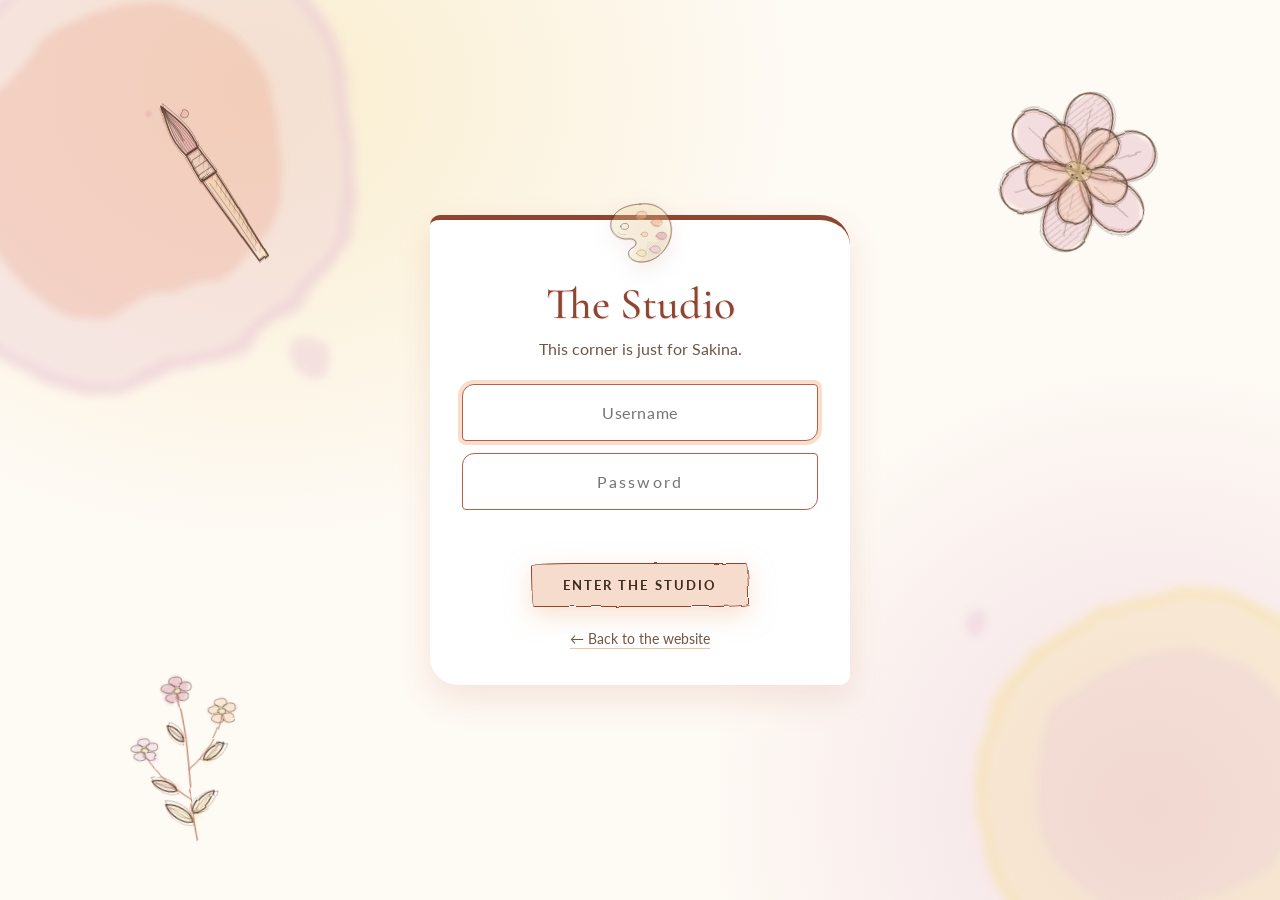
<file: admin.html>
<!DOCTYPE html>
<html lang="en">
<head>
<meta charset="utf-8">
<meta name="viewport" content="width=device-width, initial-scale=1">
<meta name="robots" content="noindex,nofollow">
<title>Studio Admin | Sakina Art Blog</title>
<link rel="icon" href="assets/icons/paint.svg">
<link rel="preconnect" href="https://fonts.googleapis.com"><link rel="preconnect" href="https://fonts.gstatic.com" crossorigin>
<link href="https://fonts.googleapis.com/css2?family=Cormorant+Garamond:ital,wght@0,500;0,600;1,500;1,600&family=Lato:wght@400;700&display=swap" rel="stylesheet">
<link rel="stylesheet" href="css/style.css">
<link rel="stylesheet" href="css/admin.css">
<!-- already signed in during this session? skip the login screen before anything is painted -->
<script>try{if(sessionStorage.getItem('sakina_admin_session'))document.documentElement.classList.add('authed')}catch(e){}</script>
</head>
<body data-page="admin">

<!-- ================= LOGIN ================= -->
<div id="gate" class="gate" role="dialog" aria-modal="true" aria-labelledby="gate-title">
  <div class="flora d bg" data-flora="bloom3" style="width:560px;height:560px;left:-160px;top:-120px"></div>
  <div class="flora d bg" data-flora="bloom2" style="width:520px;height:520px;right:-150px;bottom:-140px"></div>
  <div class="flora d" data-flora="flower" style="width:200px;height:200px;right:8%;top:8%;transform:rotate(12deg)"></div>
  <div class="flora d" data-flora="sprig" style="width:190px;height:190px;left:7%;bottom:6%;transform:rotate(-8deg)"></div>
  <div class="flora d" data-flora="brush" style="width:200px;height:200px;left:9%;top:9%"></div>
  <form class="gate-card" id="gate-form" novalidate>
    <svg class="gate-ic" viewBox="0 0 200 200" aria-hidden="true"><use href="#palette" width="200" height="200"/></svg>
    <h1 id="gate-title">The Studio</h1>
    <p>This corner is just for Sakina.</p>
    <label class="sr" for="un">Username</label>
    <input id="un" type="text" autocomplete="username" autocapitalize="none" spellcheck="false" placeholder="Username" required>
    <label class="sr" for="pw">Password</label>
    <input id="pw" type="password" autocomplete="current-password" placeholder="Password" required>
    <p class="gate-msg" id="gate-msg" role="alert"></p>
    <button class="btn adm" type="submit" id="gate-btn">Enter the studio</button>
    <a class="gate-back" href="index.html">← Back to the website</a>
    <p class="gate-note" id="gate-note" hidden>The studio isn't connected to its database yet. Add the Supabase details to <code>js/config.js</code> — the steps are in <code>docs/ADMIN-SETUP.md</code>.</p>
  </form>
</div>

<!-- ================= DASHBOARD ================= -->
<div id="dash" class="dash">
  <header class="adm-head">
    <div class="adm-title"><svg viewBox="0 0 200 200" aria-hidden="true"><use href="#palette" width="200" height="200"/></svg><h1>Studio Admin</h1></div>
    <div class="adm-actions">
      <a class="btn sm ghost adm" href="shop.html">View shop</a>
      <button type="button" class="btn sm adm" id="lock">Lock studio</button>
    </div>
  </header>

  <div class="wrap adm-wrap">
    <div class="tabs" role="tablist" aria-label="Studio sections">
      <button type="button" role="tab" id="tab-add" aria-controls="panel-add" aria-selected="true">Add New</button>
      <button type="button" role="tab" id="tab-list" aria-controls="panel-list" aria-selected="false">Listings <span class="count" id="count">0</span></button>
    </div>

    <!-- ===== ADD NEW: step 1 = photos, step 2 = details ===== -->
    <div role="tabpanel" id="panel-add" aria-labelledby="tab-add">
      <ol class="steps" aria-label="Progress">
        <li class="st on" id="st1"><b>1</b><span>Upload photos</span></li>
        <li class="st-line" aria-hidden="true"></li>
        <li class="st" id="st2"><b>2</b><span>Add details</span></li>
      </ol>

      <!-- step 1 -->
      <div class="card" id="step1">
        <h2>Add your photos</h2>
        <p class="hint">Choose pictures from your gallery or camera. The first one becomes the cover — tap ★ on another to make it the cover.</p>
        <label class="drop" id="drop" for="file">
          <svg viewBox="0 0 64 48" fill="none" stroke="currentColor" stroke-width="2" stroke-linecap="round" stroke-linejoin="round" aria-hidden="true"><rect x="6" y="10" width="52" height="34" rx="6"/><circle cx="32" cy="27" r="9"/><path d="M22 10l4-6h12l4 6"/></svg>
          <b>Tap to choose photos</b><span>or drag them here · up to 8 pictures</span>
        </label>
        <input class="sr" id="file" type="file" accept="image/*" multiple>
        <div class="thumbs" id="thumbs"></div>
        <p class="form-msg" id="msg1" role="alert"></p>
        <div class="form-actions">
          <button class="btn adm" type="button" id="next" disabled>Next</button>
          <button class="btn ghost adm" type="button" id="cancel1">Start over</button>
        </div>
      </div>

      <!-- step 2 -->
      <form class="card lform" id="step2" hidden novalidate>
        <h2 id="form-title">Add the details</h2>
        <div class="strip" id="strip" aria-label="Your photos"></div>
        <div class="fgrid2">
          <div class="f full"><label for="f-title">Title *</label><input id="f-title" maxlength="120" autocomplete="off"></div>
          <div class="f"><label for="f-cat">Category *</label>
            <select id="f-cat"><option value="">Choose…</option><option value="paintings">Paintings</option><option value="resin">Resin Art</option><option value="tshirts">T-Shirts</option><option value="decor">Home Décor</option><option value="gifting">Gifting</option></select></div>
          <div class="f"><label for="f-price">Price (₹) *</label><input id="f-price" type="number" min="0" step="1" inputmode="numeric" placeholder="e.g. 4500"></div>
          <div class="f full"><label for="f-desc">Description</label><textarea id="f-desc" placeholder="A few lines about the piece…"></textarea></div>
          <div class="f full"><label for="f-size">Size / dimensions <em>(optional)</em></label><input id="f-size" placeholder="e.g. 12 × 16 inches" autocomplete="off"></div>
        </div>
        <details class="more" id="more">
          <summary>More options</summary>
          <div class="fgrid2">
            <div class="f full"><span class="lbl">Price type</span>
              <div class="pills" role="radiogroup" aria-label="Price type">
                <label class="pill"><input type="radio" name="priceType" value="fixed" checked><span>Fixed Price</span></label>
                <label class="pill"><input type="radio" name="priceType" value="from"><span>Starting From</span></label>
                <label class="pill"><input type="radio" name="priceType" value="contact"><span>Contact for Price</span></label>
              </div></div>
            <div class="f"><label for="f-medium">Medium <em>(optional)</em></label><input id="f-medium" placeholder="e.g. Acrylic on canvas" autocomplete="off"></div>
            <div class="f"><span class="lbl">Badge</span><label class="check"><input type="checkbox" id="f-one"><span>“One of a kind” badge</span></label></div>
            <div class="f"><span class="lbl">Status</span>
              <label class="switch"><input type="checkbox" id="f-visible" checked><span class="track" aria-hidden="true"></span><span class="sw-text" id="sw-text">Visible in shop</span></label></div>
          </div>
        </details>
        <p class="form-msg" id="msg2" role="alert"></p>
        <div class="progress" id="prog" hidden><i id="prog-bar"></i><span id="prog-t"></span></div>
        <div class="form-actions">
          <button class="btn ghost adm" type="button" id="back">← Photos</button>
          <button class="btn adm" type="submit" id="save">Upload listing</button>
          <button class="btn ghost adm" type="button" id="cancel2">Cancel</button>
        </div>
      </form>
    </div>

    <!-- ===== LISTINGS ===== -->
    <div role="tabpanel" id="panel-list" aria-labelledby="tab-list" hidden><div id="list"></div></div>
  </div>
</div>

<div class="adm-toast" id="adm-toast" role="status" aria-live="polite"></div>

<script src="https://cdnjs.cloudflare.com/ajax/libs/gsap/3.12.5/gsap.min.js"></script>
<script src="js/config.js"></script>
<script src="js/main.js"></script>
<script src="js/admin.js"></script>
</body>
</html>
</file>
<file: css/style.css>
:root{
  /* faded pastel journal palette */
  --cream:#FEFAF4; --parchment2:#FEF0E7; --paper:#FFFFFF; --ink:#3D2B1F; --muted:#6E5646;   /* warm parchment and soft peach alternate between sections */
  --terracotta:#C1440E;
  --peach:#F2C4A0; --coral:#E8957A; --rose:#D4849A; --butter:#F5DFA0; --lav:#E8C4D4;
  --sienna:#B5614A; --sienna-d:#9C4A35;      /* sienna-d: darker sienna for small text (readable on parchment) */
  --err:#A63D2F;
  /* older names kept so every component picks up the new palette */
  --yellow:var(--butter); --orange:var(--coral); --magenta:var(--rose); --amber:var(--peach);
  --sage:var(--butter); --mauve:var(--lav); --terra:var(--coral); --orange-d:var(--sienna-d);
  --serif:'Cormorant Garamond',Georgia,serif; --sans:'Lato',system-ui,sans-serif;
  --shadow:0 14px 34px rgba(181,97,74,.14);
  --glow:0 8px 24px rgba(242,196,160,.5);
  /* paintbrush cursor – the bristle tip (3,29) is the click point */
  --brush:url("data:image/svg+xml;utf8,<svg xmlns='http://www.w3.org/2000/svg' width='32' height='32' viewBox='0 0 32 32'><g transform='translate(3 29) rotate(-45)' stroke='%233D2B1F' stroke-width='1.2' stroke-linejoin='round'><path d='M0 0C3 -1 7 -3 10 -3.5L10 3.5C7 3 3 1 0 0Z' fill='%23D4849A'/><rect x='10' y='-3.8' width='6' height='7.6' fill='%23ddd5c6'/><path d='M16 -3L30 -2L30 2L16 3Z' fill='%23F5DFA0'/></g></svg>") 3 29;
  --brush-tilt:url("data:image/svg+xml;utf8,<svg xmlns='http://www.w3.org/2000/svg' width='32' height='32' viewBox='0 0 32 32'><g transform='translate(3 29) rotate(-66)' stroke='%233D2B1F' stroke-width='1.2' stroke-linejoin='round'><path d='M0 0C3 -1 7 -3 10 -3.5L10 3.5C7 3 3 1 0 0Z' fill='%23E8957A'/><rect x='10' y='-3.8' width='6' height='7.6' fill='%23ddd5c6'/><path d='M16 -3L30 -2L30 2L16 3Z' fill='%23F5DFA0'/></g></svg>") 3 29;
}
*{box-sizing:border-box;margin:0;padding:0}
[hidden]{display:none!important}
html{scroll-behavior:smooth}
html,html *{cursor:var(--brush),auto}
html a,html button,html [role=button],html label.pill,html select,html input[type=range],html .pcard,html .piece,html .tile,html .drop,html summary{cursor:var(--brush-tilt),pointer}
body{font-family:var(--sans);color:var(--ink);font-size:16px;line-height:1.7;overflow-x:hidden;background:var(--cream)}
/* paper grain – a fine fibre noise over everything */
body::before{content:"";position:fixed;inset:0;z-index:5;pointer-events:none;opacity:.22;mix-blend-mode:multiply;
  background-image:url("data:image/svg+xml;utf8,<svg xmlns='http://www.w3.org/2000/svg' width='220' height='220'><filter id='n'><feTurbulence type='fractalNoise' baseFrequency='.8' numOctaves='3' stitchTiles='stitch'/><feColorMatrix values='0 0 0 0 .55  0 0 0 0 .42  0 0 0 0 .3  0 0 0 .14 0'/></filter><rect width='100%' height='100%' filter='url(%23n)'/></svg>")}
img{max-width:100%;display:block}
a{color:inherit;text-decoration:none}
.wrap{width:min(1120px,100% - 40px);margin-inline:auto;position:relative;z-index:2}
h1,h2,h3{font-family:var(--serif);font-weight:600;line-height:1.1;color:var(--ink);text-shadow:1px 1px 0 rgba(181,97,74,.2)}
/* type scale: H1 72px (48px on phones), H2 42px, H3 24px, body 16px */
h1{font-size:clamp(48px,7vw,72px);font-weight:500}
h2{font-size:clamp(32px,4vw,42px)} h3{font-size:24px}
/* an h1 that keeps the look of an h2 (used where the page's main heading is a section title) */
.as-h2{font-size:clamp(32px,4vw,42px);font-weight:600}
.eyebrow,.kicker{font-size:.78rem;letter-spacing:.22em;text-transform:uppercase;font-weight:700;color:var(--sienna-d)}
.muted{color:var(--muted)}
section{padding:90px 0;position:relative}
/* each section keeps its own artwork inside it, so nothing spills into the section above or below */
main>section{overflow:hidden}
/* sections alternate between warm parchment and soft peach so each one feels distinct */
main>section:nth-of-type(odd){background:var(--cream)}
main>section:nth-of-type(even){background:var(--parchment2)}
/* "Hi, I'm Sakina": a warm terracotta moment */
main>section.intro{background:rgba(193,68,14,.15)}
.center{text-align:center}
.section-head{text-align:center;max-width:640px;margin:0 auto 46px}
.section-head p{margin-top:12px;color:var(--muted)}
[data-paint] .w{display:inline-block;white-space:nowrap}
[data-paint] .ch{display:inline-block}

/* pencil-sketch artwork (brushes, tubes, palettes, splashes, journal…) */
.flora{position:absolute;pointer-events:none;z-index:1}
.flora svg{width:100%;height:100%;overflow:visible}
.corner{width:clamp(150px,22vw,300px);aspect-ratio:1}
.tl{top:0;left:-40px;transform:rotate(-10deg)} .tr{top:0;right:-40px;transform:rotate(12deg)}
.bl{bottom:0;left:-40px;transform:rotate(14deg)} .br{bottom:0;right:-40px;transform:rotate(-14deg)}
@keyframes drift{0%,100%{translate:0 0;rotate:0deg}33%{translate:14px -20px;rotate:4deg}66%{translate:-11px -8px;rotate:-3deg}}
.float{animation:drift 17.5s ease-in-out infinite}
.float.s2{animation-duration:24s;animation-delay:-6s}.float.s3{animation-duration:29s;animation-delay:-11s}

/* dry-brush divider */
.brush{width:min(520px,80%);height:34px;margin:0 auto 26px}
.brush svg{width:100%;height:100%;overflow:visible}

/* buttons – hand-drawn wobbly outline, very light pastel fill, darker pastel on hover, soft peach glow */
.btn{--c:#F9E3D0;--hc:#F2C4A0;position:relative;display:inline-block;padding:14px 32px;font:700 .82rem var(--sans);letter-spacing:.16em;text-transform:uppercase;
  color:var(--ink);background:transparent;border:0;border-radius:255px 18px 225px 18px/18px 225px 18px 255px;isolation:isolate;
  box-shadow:var(--glow);transition:transform .5s cubic-bezier(.2,.8,.2,1),box-shadow .5s}
/* the wobbly outline + pastel fill live on ::after so the paint splash can sit behind it */
.btn::after{content:"";position:absolute;inset:0;background:var(--c);border:1.8px solid var(--sienna);border-radius:inherit;filter:url(#rough);z-index:-1;transition:transform .55s,border-color .4s,background-color .45s}
/* paint splash: scales up behind the button on hover, like dipping a brush */
.btn::before{content:"";position:absolute;inset:-18px -26px;pointer-events:none;z-index:-2;transform:scale(0);opacity:0;transition:transform .65s cubic-bezier(.2,.9,.3,1.3),opacity .5s;
  background:url("data:image/svg+xml;utf8,<svg xmlns='http://www.w3.org/2000/svg' viewBox='0 0 200 100' preserveAspectRatio='none'><g fill='%23E8957A'><path d='M20 52C14 30 44 14 70 18C86 6 120 8 134 20C158 12 186 30 180 52C192 66 170 88 146 82C130 96 96 94 84 84C60 94 28 82 32 66C24 64 20 58 20 52Z'/><circle cx='8' cy='28' r='5'/><circle cx='194' cy='24' r='4'/><circle cx='188' cy='84' r='6'/><circle cx='12' cy='76' r='3.5'/><circle cx='100' cy='97' r='3'/></g></svg>") center/100% 100% no-repeat}
.btn:hover{transform:translateY(-2px) scale(1.03);box-shadow:0 12px 30px rgba(232,149,122,.45)}
.btn:hover::before{transform:scale(1);opacity:.3}
.btn:hover::after{background:var(--hc);transform:rotate(-.8deg) scale(1.015)}
.btn:active{transform:translateY(0) scale(1.01)}
.btn.sage{--c:#FAEDC8;--hc:#F5DFA0}                       /* butter  = secondary */
.btn.coral{--c:#F4D6DD;--hc:#E8B4C4}                      /* rose    = tertiary  */
.btn.ghost{--c:rgba(254,250,244,.9);--hc:var(--lav)}
.btn.sm{padding:10px 20px;font-size:.72rem}
.btn:focus-visible{outline:2px solid var(--sienna);outline-offset:4px}

/* header – parchment with a soft pastel paint-drip edge */
/* transparent at the top of the page; on scroll it fills with parchment and gets a painted brushstroke edge */
header.site{position:sticky;top:0;z-index:60;background:transparent;transition:background-color .5s,box-shadow .5s}
header.site.scrolled{background:rgba(254,250,244,.96);backdrop-filter:blur(10px);box-shadow:0 8px 24px rgba(181,97,74,.1)}
header.site::after{content:"";position:absolute;left:0;right:0;top:100%;height:30px;pointer-events:none;opacity:0;transition:opacity .5s;
  background:url("data:image/svg+xml;utf8,<svg xmlns='http://www.w3.org/2000/svg' width='260' height='30' viewBox='0 0 260 30'><g fill='none' stroke-linecap='round'><path d='M0 2.5H260' stroke='%23F2C4A0' stroke-width='5'/><path d='M22 3V13' stroke='%23E8957A' stroke-width='6'/><path d='M64 3V23' stroke='%23F5DFA0' stroke-width='5'/><path d='M104 3V10' stroke='%23D4849A' stroke-width='6'/><path d='M150 3V19' stroke='%23E8C4D4' stroke-width='5'/><path d='M196 3V12' stroke='%23F2C4A0' stroke-width='5'/><path d='M232 3V25' stroke='%23D4849A' stroke-width='6'/></g></svg>") repeat-x left top/260px 30px}
header.site.scrolled::after{opacity:.8}
.nav{display:flex;align-items:center;justify-content:space-between;height:74px}
.logo{display:flex;align-items:center;gap:10px;font-family:var(--serif);font-size:1.75rem;font-weight:600;font-style:italic;white-space:nowrap}
.logo-ic{width:38px;height:38px;flex:none;transition:transform .65s}
.logo:hover .logo-ic{transform:rotate(-10deg) scale(1.05)}
.menu{display:flex;gap:34px}
.menu a{position:relative;font-size:.8rem;font-weight:700;letter-spacing:.18em;text-transform:uppercase;padding:6px 0}
.ul{position:absolute;left:-2px;right:-2px;bottom:-5px;width:calc(100% + 4px);height:10px;overflow:visible;fill:none;stroke-linecap:round}
.ul .y{stroke:var(--peach);stroke-width:5}
.ul .o{stroke:var(--sienna);stroke-width:1.6;stroke-opacity:.8}
.ul{opacity:0}
.ul path{stroke-dasharray:1;stroke-dashoffset:1;transition:stroke-dashoffset .7s ease}
.menu a:hover .ul,.menu a.active .ul{opacity:1}
.menu a:hover .ul path,.menu a.active .ul path{stroke-dashoffset:0}
.burger{display:none;width:44px;height:44px;background:none;border:0;position:relative;z-index:80}
.burger span{position:absolute;left:9px;right:9px;height:2px;background:var(--ink);border-radius:3px;transition:.45s}
.burger span:nth-child(1){top:14px}.burger span:nth-child(2){top:21px;right:15px;background:var(--sienna)}.burger span:nth-child(3){top:28px}
.burger.on span:nth-child(1){top:21px;transform:rotate(45deg)}.burger.on span:nth-child(2){opacity:0}.burger.on span:nth-child(3){top:21px;transform:rotate(-45deg)}
.mnav{position:fixed;inset:0;z-index:70;background:var(--cream);display:grid;place-items:center;opacity:0;visibility:hidden;transition:opacity .5s,visibility .5s;overflow:hidden}
.mnav.open{opacity:1;visibility:visible}
.mnav nav{display:flex;flex-direction:column;align-items:center;gap:10px;position:relative;z-index:2}
.mnav nav a{font-family:var(--serif);font-size:clamp(2.6rem,12vw,4rem);font-weight:500;font-style:italic}
.mnav nav a.active{color:var(--sienna-d)}
.mn1{width:80vw;max-width:420px;aspect-ratio:1;top:-8%;right:-20%;transform:rotate(15deg)}
.mn2{width:70vw;max-width:380px;aspect-ratio:1;bottom:-6%;left:-18%;transform:rotate(20deg)}
.mn3{width:40vw;max-width:220px;aspect-ratio:1;bottom:8%;right:4%}
@media(max-width:900px){.menu{display:none}.burger{display:block}}

/* hero – a slow, soft pastel pour */
.hero{min-height:calc(100vh - 74px);min-height:calc(100svh - 74px);display:grid;place-items:center;text-align:center;overflow:hidden;padding:110px 0 150px}
.wash{position:absolute;inset:0;z-index:0;overflow:hidden}
.wash::before{content:"";position:absolute;left:50%;top:50%;width:150vmax;height:150vmax;margin:-75vmax 0 0 -75vmax;filter:blur(70px);opacity:.5;
  background:conic-gradient(from 0deg,var(--butter),var(--peach),var(--coral),var(--rose),var(--lav),var(--rose),var(--coral),var(--peach),var(--butter));animation:swirl 88s linear infinite}
.wash::after{content:"";position:absolute;inset:0;background:radial-gradient(ellipse at 50% 46%,rgba(254,250,244,.8),rgba(254,250,244,.4) 44%,transparent 74%)}
@keyframes swirl{to{transform:rotate(360deg)}}
@keyframes pour{
  0%{border-radius:42% 58% 62% 38%/45% 40% 60% 55%;transform:translate(0,0) rotate(0) scale(1)}
  33%{border-radius:60% 40% 35% 65%/55% 60% 40% 45%;transform:translate(6vw,-4vh) rotate(60deg) scale(1.14)}
  66%{border-radius:38% 62% 55% 45%/60% 35% 65% 40%;transform:translate(-5vw,5vh) rotate(130deg) scale(.94)}
  100%{border-radius:42% 58% 62% 38%/45% 40% 60% 55%;transform:translate(0,0) rotate(190deg) scale(1)}}
.wash i{position:absolute;filter:blur(52px);mix-blend-mode:multiply;opacity:.55;animation:pour 30s ease-in-out infinite;z-index:1}
.wash i:nth-child(1){width:58vmin;height:58vmin;background:var(--butter);left:4%;top:8%}
.wash i:nth-child(2){width:52vmin;height:52vmin;background:var(--peach);right:6%;top:2%;animation-delay:-7s;animation-duration:36s}
.wash i:nth-child(3){width:50vmin;height:50vmin;background:var(--rose);left:30%;bottom:-10%;animation-delay:-14s;animation-duration:41s;opacity:.4}
.wash i:nth-child(4){width:44vmin;height:44vmin;background:var(--lav);right:2%;bottom:6%;animation-delay:-20s;animation-duration:34s}
.wash i:nth-child(5){width:46vmin;height:46vmin;background:var(--coral);left:-4%;bottom:10%;animation-delay:-4s;animation-duration:39s;opacity:.4}
.wash.band{opacity:.9}
.wash.band::before,.wash.band::after{content:none}
/* one band group at the Shop banner's proportions, sitting behind the eyebrow, headline and subtitle */
.wash.band svg{position:absolute;left:0;width:100%;height:max(22.22vw,300px);top:calc(50% - 82px);transform:translateY(-50%);overflow:visible}
.hero .lead{max-width:560px;margin:20px auto 34px;color:var(--ink);font-size:1.15rem;font-weight:400}
.actions{display:flex;gap:22px;justify-content:center;flex-wrap:wrap}
.hero .eyebrow{display:block;margin-bottom:10px;color:var(--ink)}
/* the grand headline, with a warm watercolour splash behind it */
.hero-title{position:relative}
.hero h1{font-size:clamp(48px,11vw,132px);line-height:1.02;letter-spacing:-.01em}
.hero-splash{position:absolute;left:-7%;width:114%;top:-24%;height:150%;z-index:-1;pointer-events:none;overflow:visible}
.wd{display:inline-block;white-space:nowrap}
.wi{display:inline-block}
.h1{width:clamp(110px,15vw,220px);aspect-ratio:1;top:6%;left:3%}
.h2{width:clamp(100px,14vw,210px);aspect-ratio:1;top:10%;right:4%}
.h3{width:clamp(110px,15vw,210px);aspect-ratio:1;bottom:6%;left:9%}
.h4{width:clamp(90px,12vw,180px);aspect-ratio:1;bottom:9%;right:8%}

/* pieces / cards */
.grid{display:grid;grid-template-columns:repeat(auto-fill,minmax(270px,1fr));gap:34px}
.piece{background:var(--paper);padding:14px 14px 22px;box-shadow:0 6px 18px rgba(181,97,74,.1);border-radius:6px 22px 8px 20px;
  transition:transform .7s cubic-bezier(.2,.8,.2,1),box-shadow .7s;display:flex;flex-direction:column}
.piece:hover{transform:translateY(-8px) rotate(-.4deg);box-shadow:0 22px 40px rgba(181,97,74,.2)}
.piece figure{position:relative;aspect-ratio:4/5;overflow:hidden;border-radius:4px 16px 4px 14px}
.piece img.photo{width:100%;height:100%;object-fit:cover}
.ph{position:relative;width:100%;height:100%;display:grid;place-items:center;
  background:radial-gradient(circle at 30% 25%,color-mix(in srgb,var(--tint) 45%,transparent),transparent 70%),radial-gradient(circle at 80% 85%,color-mix(in srgb,var(--tint) 28%,transparent),transparent 65%),#FBF1DF}
.ph svg{width:78%;transition:transform 1s}
.piece:hover .ph svg,.tile:hover .ph svg{transform:scale(1.04) rotate(2deg)}
.tag{position:absolute;top:12px;left:12px;background:var(--paper);font-size:.66rem;letter-spacing:.14em;text-transform:uppercase;font-weight:700;padding:4px 10px;border-radius:99px;color:var(--sienna-d)}
.cap{padding:18px 8px 0;display:flex;flex-direction:column;gap:4px;flex:1}
.cap p{font-size:.92rem;color:var(--muted);flex:1;margin-bottom:12px}
.cap .btn{align-self:flex-start}

/* intro / social */
.intro p{max-width:640px;margin:18px auto 0;color:var(--muted);font-size:1.1rem}
.tiles{display:grid;grid-template-columns:repeat(3,1fr);gap:14px}
@media(min-width:760px){.tiles{grid-template-columns:repeat(6,1fr)}}
.tile{aspect-ratio:1;border-radius:8px 20px 8px 18px;overflow:hidden;display:block;box-shadow:0 5px 14px rgba(181,97,74,.1);transition:transform .65s,box-shadow .65s}
.tile:hover{transform:translateY(-5px) rotate(1deg);box-shadow:0 18px 30px rgba(181,97,74,.2)}
.handle{font-family:var(--serif);font-style:italic;font-size:1.6rem;color:var(--sienna-d)}

/* inner page header */
.page-head{text-align:center;padding:90px 0 40px;overflow:hidden;position:relative}
.page-head h1{font-size:clamp(48px,8vw,72px)}
.page-head p{max-width:560px;margin:14px auto 0;color:var(--muted)}

/* filters */
.filters{display:flex;gap:10px;flex-wrap:wrap;justify-content:center;margin-bottom:42px}
.chip{padding:9px 20px;border-radius:99px;border:1.5px solid var(--sienna);background:rgba(255,251,242,.7);font:700 .74rem var(--sans);letter-spacing:.12em;text-transform:uppercase;color:var(--ink);transition:.4s}
.chip:hover{background:var(--peach);transform:translateY(-1px)}
.chip.on{background:var(--butter)}
.empty{text-align:center;color:var(--muted);grid-column:1/-1}

/* form */
.form-card{background:var(--paper);border-radius:10px 30px 10px 28px;box-shadow:var(--shadow);padding:clamp(24px,5vw,50px);max-width:780px;margin:0 auto;position:relative;z-index:2}
.fgrid{display:grid;grid-template-columns:1fr 1fr;gap:20px}
.f{display:flex;flex-direction:column;gap:6px}.f.full{grid-column:1/-1}
label{font-size:.74rem;font-weight:700;letter-spacing:.14em;text-transform:uppercase}
input,select,textarea{font:inherit;padding:12px 14px;border:1.5px solid rgba(61,43,31,.28);border-radius:12px 4px 12px 4px;background:rgba(254,250,244,.85);color:var(--ink);width:100%;transition:.35s}
input:focus,select:focus,textarea:focus{outline:none;border-color:var(--sienna);background:#fff;box-shadow:0 0 0 4px rgba(242,196,160,.45)}
textarea{min-height:130px;resize:vertical}
.err{border-color:var(--err)!important}
.notice{background:rgba(245,223,160,.3);border-radius:12px;padding:14px 16px;font-size:.92rem;margin-top:22px;border-left:4px solid var(--butter)}
.send{display:flex;gap:22px;flex-wrap:wrap;margin-top:30px}
@media(max-width:600px){.fgrid{grid-template-columns:1fr}}

/* about / contact */
.story{display:grid;grid-template-columns:1fr 1fr;gap:56px;align-items:center}
.story .art{aspect-ratio:4/5;border-radius:6px 28px 6px 26px;overflow:hidden;box-shadow:var(--shadow);transform:rotate(-1.2deg)}
.story p{margin-top:16px;color:var(--muted)}.story .btn{margin-top:26px}
.list{list-style:none;margin-top:18px;display:grid;gap:6px;color:var(--muted)}
.list li::before{content:"✎";color:var(--sienna);margin-right:12px;font-size:.95em}
@media(max-width:760px){.story{grid-template-columns:1fr;gap:34px}}
.contact-grid{display:grid;grid-template-columns:repeat(auto-fit,minmax(240px,1fr));gap:26px;max-width:880px;margin:0 auto}
.contact-card{background:var(--paper);border-radius:8px 24px 8px 22px;padding:36px 26px;text-align:center;box-shadow:var(--shadow);transition:transform .65s,box-shadow .65s}
.contact-card:hover{transform:translateY(-7px) rotate(-.4deg);box-shadow:0 24px 40px rgba(181,97,74,.2)}
.contact-card p{color:var(--muted);margin:6px 0 20px;font-size:.88rem;overflow-wrap:anywhere}
.contact-card{padding-inline:16px}

/* footer */
.site-footer{position:relative;overflow:hidden;padding:70px 0 30px;margin-top:40px;background:var(--parchment2);border-top:1px dashed var(--sienna)}
.site-footer .cols{display:flex;justify-content:space-between;gap:36px;flex-wrap:wrap}
.site-footer h3{margin-bottom:8px;font-size:1.4rem}
.site-footer ul{list-style:none;display:grid;gap:4px}
.site-footer a:hover{color:var(--sienna-d);text-decoration:underline;text-decoration-color:var(--peach);text-decoration-thickness:2px;text-underline-offset:4px}
.copy{text-align:center;margin-top:38px;font-size:.82rem;color:var(--muted)}
.f1{width:190px;aspect-ratio:1;right:2%;bottom:-24px;opacity:.95}.f2{width:200px;aspect-ratio:1;left:-60px;bottom:-60px;opacity:.9}
.wa-float{position:fixed;right:18px;bottom:18px;z-index:55;background:#FAEDC8;color:var(--ink);font-weight:700;font-size:.78rem;letter-spacing:.12em;text-transform:uppercase;padding:14px 22px;border:1.8px solid var(--sienna);border-radius:99px 99px 99px 20px;box-shadow:var(--glow);transition:.45s}
.wa-float:hover{transform:translateY(-2px) scale(1.03) rotate(-1deg);background:var(--butter);box-shadow:0 12px 30px rgba(232,149,122,.45)}

/* transition wash */
#wash-page{position:fixed;top:0;bottom:0;left:-15vw;width:130vw;z-index:9000;pointer-events:none;transform:translateX(-135vw);
  background:radial-gradient(ellipse at 22% 28%,var(--butter) 0,transparent 50%),radial-gradient(ellipse at 74% 60%,var(--coral) 0,transparent 52%),radial-gradient(ellipse at 45% 90%,var(--rose) 0,transparent 46%),radial-gradient(ellipse at 90% 10%,var(--lav) 0,transparent 40%),var(--peach);
  -webkit-mask-image:linear-gradient(90deg,transparent,#000 12%,#000 88%,transparent);mask-image:linear-gradient(90deg,transparent,#000 12%,#000 88%,transparent)}

/* brush trail dots (the brush itself is the cursor) */
.splat{position:fixed;z-index:9998;pointer-events:none;margin:-4px 0 0 -4px;mix-blend-mode:multiply;filter:blur(.5px)}

/* contact icons beside the shop bag */
.soc{width:42px;height:42px;display:grid;place-items:center;color:var(--ink);border-radius:50%;transition:transform .5s cubic-bezier(.2,.8,.2,1),color .4s,background-color .4s}
.soc svg{width:23px;height:23px}
.soc:hover{color:var(--sienna-d);background:rgba(242,196,160,.4);transform:translateY(-2px) rotate(-6deg)}
.mn-soc{display:flex;gap:16px;margin-top:22px}
.mn-soc .soc{width:54px;height:54px;border:1.6px solid var(--sienna);background:rgba(242,196,160,.25)}
.mn-soc .soc svg{width:28px;height:28px}
@media(max-width:640px){.nav-r>.soc{display:none}}

/* settings icon (studio admin login) beside the cart – stays visible on phones */
.gear{width:42px;height:42px;display:grid;place-items:center;color:var(--ink);border-radius:50%;transition:color .4s,background-color .4s}
.gear svg{width:23px;height:23px;transition:transform .9s cubic-bezier(.2,.8,.2,1)}
.gear:hover{color:var(--sienna-d);background:rgba(242,196,160,.4)}
.gear:hover svg{transform:rotate(90deg)}

/* Instagram tiles get a small icon badge */
.tile{position:relative}
.tile-ic{position:absolute;top:8px;right:8px;width:30px;height:30px;border-radius:50%;background:rgba(255,255,255,.88);color:var(--sienna-d);display:grid;place-items:center;box-shadow:0 2px 8px rgba(181,97,74,.2)}
.tile-ic svg{width:17px;height:17px}

/* follow / email / message cards */
.follow-cards{display:grid;grid-template-columns:repeat(auto-fit,minmax(230px,1fr));gap:24px;max-width:860px;margin:0 auto}
.fcard{position:relative;display:flex;flex-direction:column;align-items:center;gap:6px;background:var(--paper);padding:30px 22px 26px;text-align:center;border-radius:8px 24px 8px 22px;box-shadow:0 8px 24px rgba(181,97,74,.12);transition:transform .7s cubic-bezier(.2,.8,.2,1),box-shadow .7s}
.fcard:hover{transform:translateY(-6px) rotate(-.4deg);box-shadow:0 22px 38px rgba(181,97,74,.2)}
.ficon{width:62px;height:62px;border-radius:50%;display:grid;place-items:center;color:var(--sienna-d);background:radial-gradient(circle at 35% 30%,#fff 0,var(--tint) 78%);border:1.6px solid var(--sienna);margin-bottom:6px;transition:transform .6s}
.fcard:hover .ficon{transform:rotate(-8deg) scale(1.05)}
.ficon svg{width:30px;height:30px}
.fcard h3{font-size:1.4rem}
.fcard p{color:var(--muted);font-size:.92rem;margin-bottom:12px;word-break:break-word}

/* extra decorative artwork: pencil florals + watercolour blooms, placed with inline sizes */
.flora.d{opacity:.95}
.flora.bg{z-index:0;opacity:.9}
@media(max-width:700px){.flora.d{width:36vw!important;height:36vw!important;opacity:.55}.flora.bg{width:80vw!important;height:80vw!important;opacity:.7}}

/* scroll progress: a thin coral brushstroke across the very top */
.scroll-progress{position:fixed;top:0;left:0;right:0;height:6px;z-index:8999;pointer-events:none}
.scroll-progress i{display:block;height:100%;transform-origin:left center;transform:scaleX(0);border-radius:0 8px 8px 0;background:linear-gradient(90deg,var(--peach),var(--coral));filter:url(#rough)}

/* rough sienna brushstroke between every section */
.sec-div{position:relative;z-index:4;height:30px;margin:-15px 0;pointer-events:none}
.sec-div svg{display:block;width:100%;height:100%;overflow:visible}

/* a bold colour moment: a coral paint swipe behind a key phrase */
.hl{padding:0 .12em;background:url("data:image/svg+xml;utf8,<svg xmlns='http://www.w3.org/2000/svg' viewBox='0 0 300 40' preserveAspectRatio='none'><path d='M4 24C60 12 120 30 180 18S270 22 296 16' stroke='%23E8957A' stroke-width='24' stroke-linecap='round' fill='none' stroke-opacity='.6'/></svg>") center 82%/100% 52% no-repeat}

/* how it works */
.how-steps{list-style:none;display:grid;grid-template-columns:repeat(auto-fit,minmax(240px,1fr));gap:34px;position:relative;max-width:980px;margin:0 auto;padding-top:20px}
.how-steps::before{content:"";position:absolute;top:20px;left:14%;right:14%;border-top:2px dashed rgba(181,97,74,.45)}
.how-step{position:relative;background:var(--paper);border-radius:8px 24px 8px 22px;padding:44px 26px 32px;text-align:center;box-shadow:0 8px 24px rgba(181,97,74,.12)}
.how-num{position:absolute;top:-22px;left:50%;margin-left:-22px;width:44px;height:44px;border-radius:50%;display:grid;place-items:center;background:var(--n,var(--coral));border:1.8px solid var(--sienna);font:600 1.5rem var(--serif);color:var(--ink)}
.how-step:nth-child(1){--n:var(--coral)}.how-step:nth-child(2){--n:var(--rose)}.how-step:nth-child(3){--n:var(--butter)}
.how-ico{display:block;font-size:2.8rem;line-height:1;margin:2px 0 12px}
.how-step p{color:var(--muted);margin-top:8px;font-size:.95rem}
@media(max-width:760px){.how-steps::before{display:none}.how-steps{gap:42px}}

/* small text in darker sienna so it stays readable on parchment */
.price,.pm-price,.ci-price,.stamp-badge,.cart-btn:hover{color:var(--sienna-d)}

@media(prefers-reduced-motion:reduce){*,*::before,*::after{animation:none!important;transition-duration:.01ms!important}html{scroll-behavior:auto}}
</file>
<file: css/admin.css>
/* Studio admin – same parchment/pastel theme, with a deeper sienna accent so it feels different from the public site */
:root{--adm:#8E4531;--adm-l:#B5614A;--adm-soft:#F6E2D6}
.sr{position:absolute;width:1px;height:1px;overflow:hidden;clip:rect(0 0 0 0);white-space:nowrap}

/* show login or dashboard, never both */
#dash{display:none}
html.authed #dash{display:block}
html.authed #gate{display:none}

/* ---------- login ---------- */
.gate{position:fixed;inset:0;z-index:9990;display:grid;place-items:center;padding:24px;overflow:hidden;
  background:radial-gradient(60vmax 50vmax at 20% 10%,rgba(245,223,160,.45),transparent 70%),radial-gradient(50vmax 50vmax at 90% 90%,rgba(232,196,212,.5),transparent 70%),var(--cream)}
.gate-card{position:relative;z-index:3;width:min(420px,100%);background:var(--paper);padding:38px 32px 34px;text-align:center;border-radius:10px 30px 10px 28px;box-shadow:var(--shadow);border-top:5px solid var(--adm)}
.gate-ic{width:74px;height:74px;display:block;margin:-62px auto 10px;filter:drop-shadow(0 6px 10px rgba(142,69,49,.25))}
.gate-card h1{font-size:44px;color:var(--adm)}
.gate-card>p{color:var(--muted);margin:6px 0 22px}
.gate-card input{width:100%;padding:14px 16px;font:inherit;text-align:center;letter-spacing:.14em;border:1.8px solid var(--adm-l);border-radius:12px 4px 12px 4px;background:#fff;color:var(--ink)}
.gate-card input:focus{outline:none;box-shadow:0 0 0 4px rgba(242,196,160,.55)}
.gate-card input+label+input,.gate-card input+input{margin-top:12px}
#un{letter-spacing:.04em}
.gate-back{display:inline-block;margin-top:20px;font-size:.88rem;color:var(--muted);text-decoration:underline;text-decoration-color:var(--peach);text-underline-offset:4px}
.gate-back:hover{color:var(--adm)}
.gate-msg{min-height:1.6em;margin:10px 0 14px;color:var(--err);font-weight:700;font-size:.95rem}
@keyframes shake{0%,100%{transform:translateX(0)}18%{transform:translateX(-10px)}36%{transform:translateX(9px)}54%{transform:translateX(-7px)}72%{transform:translateX(5px)}90%{transform:translateX(-2px)}}
.shake{animation:shake .55s ease-in-out;border-color:var(--err)!important}

/* admin button colour */
.btn.adm{--c:#F6DCCD;--hc:#EBB9A0}
.btn.adm::after{border-color:var(--adm)}
.btn.adm.ghost{--c:rgba(255,251,242,.92);--hc:#F6DCCD}

/* ---------- dashboard ---------- */
.adm-head{position:sticky;top:0;z-index:50;display:flex;align-items:center;justify-content:space-between;gap:14px;flex-wrap:wrap;padding:14px clamp(16px,4vw,40px);
  background:rgba(254,250,244,.96);backdrop-filter:blur(8px);border-bottom:2px solid var(--adm)}
.adm-title{display:flex;align-items:center;gap:10px}
.adm-title svg{width:40px;height:40px}
.adm-title h1{font-size:34px;color:var(--adm)}
.adm-actions{display:flex;gap:12px;flex-wrap:wrap}
.adm-wrap{padding:26px 0 80px}
.adm-note{background:var(--adm-soft);border-left:4px solid var(--adm);padding:12px 16px;border-radius:8px;font-size:.9rem;margin-bottom:26px}
.adm-note code{background:rgba(255,255,255,.7);padding:1px 6px;border-radius:5px;font-size:.88em}

.tabs{display:flex;gap:6px;border-bottom:2px solid rgba(142,69,49,.25);margin-bottom:28px;overflow-x:auto}
.tabs button{position:relative;padding:12px 24px;background:none;border:0;font:700 .82rem var(--sans);letter-spacing:.14em;text-transform:uppercase;color:var(--muted);white-space:nowrap}
.tabs button[aria-selected=true]{color:var(--adm)}
.tabs button[aria-selected=true]::after{content:"";position:absolute;left:10px;right:10px;bottom:-2px;height:4px;border-radius:4px;background:var(--adm)}
.tabs button:hover{color:var(--adm-l)}
.count{display:inline-grid;place-items:center;min-width:22px;height:22px;padding:0 6px;margin-left:6px;border-radius:99px;background:var(--adm-soft);color:var(--adm);font-size:.72rem}

/* listings */
.lgrid{display:grid;grid-template-columns:repeat(auto-fill,minmax(250px,1fr));gap:24px}
.lcard{background:var(--paper);border-radius:6px 20px 8px 18px;box-shadow:0 6px 18px rgba(142,69,49,.12);overflow:hidden;display:flex;flex-direction:column;border-top:4px solid var(--adm-l)}
.lcard.is-hidden{opacity:.72;border-top-color:rgba(61,43,31,.3)}
.lthumb{position:relative;aspect-ratio:4/3;background:#FBEBD3;overflow:hidden}
.lthumb img.photo,.lthumb .ph{width:100%;height:100%;object-fit:cover}
.lthumb .ph svg{width:55%}
.chip-s{position:absolute;top:10px;left:10px;padding:4px 11px;border-radius:99px;font:700 .68rem var(--sans);letter-spacing:.1em;text-transform:uppercase;background:#fff;color:var(--adm)}
.chip-s.off{background:var(--ink);color:#fff}
.lbody{padding:14px 16px 16px;display:flex;flex-direction:column;gap:4px;flex:1}
.lbody h3{font-size:22px;overflow-wrap:anywhere}
.lmeta{font-size:.88rem;color:var(--muted)}
.lmeta b{color:var(--adm)}
.lbtns{display:flex;gap:8px;margin-top:auto;padding-top:12px;flex-wrap:wrap}
.ib{display:inline-flex;align-items:center;gap:6px;padding:8px 12px;border:1.6px solid var(--adm-l);border-radius:99px;background:#fff;color:var(--adm);font:700 .76rem var(--sans);letter-spacing:.06em;transition:background-color .4s,transform .4s}
.ib svg{width:17px;height:17px}
.ib:hover{background:var(--adm-soft);transform:translateY(-1px)}
.ib.del{color:var(--err);border-color:rgba(166,61,47,.5)}
.ib.del:hover{background:#FBE3DE}
.ib.eye{padding:8px 10px}
.empty-state{text-align:center;max-width:460px;margin:34px auto 0;padding:40px 24px;background:var(--paper);border-radius:10px 30px 10px 28px;box-shadow:var(--shadow);position:relative}
.empty-state h2{font-size:30px;color:var(--adm)}
.empty-state p{color:var(--muted);margin-top:8px}
.empty-arrow{position:absolute;top:-58px;right:6%;width:96px;height:68px;color:var(--adm-l);pointer-events:none}

/* form */
.lform{background:var(--paper);border-radius:10px 30px 10px 28px;box-shadow:var(--shadow);padding:clamp(22px,4vw,40px);max-width:860px;border-top:5px solid var(--adm)}
.lform h2{font-size:32px;color:var(--adm);margin-bottom:22px}
.fgrid2{display:grid;grid-template-columns:1fr 1fr;gap:22px 26px}
.fgrid2 .f{display:flex;flex-direction:column;gap:7px;min-width:0}
.fgrid2 .f.full{grid-column:1/-1}
.lform label:not(.pill):not(.check):not(.switch),.lbl{font-size:.74rem;font-weight:700;letter-spacing:.14em;text-transform:uppercase;color:var(--ink)}
.lform label em{font-weight:400;text-transform:none;letter-spacing:.02em;color:var(--muted)}
.lform input[type=text],.lform input[type=number],.lform select,.lform textarea{width:100%;padding:12px 14px;font:inherit;color:var(--ink);background:#fff;border:1.6px solid rgba(61,43,31,.28);border-radius:12px 4px 12px 4px}
.lform input:focus,.lform select:focus,.lform textarea:focus{outline:none;border-color:var(--adm);box-shadow:0 0 0 4px rgba(242,196,160,.5)}
.lform textarea{min-height:120px;resize:vertical}
.lform input.bad,.lform select.bad{border-color:var(--err);background:#FFF6F4}
.lform input:disabled{opacity:.5;background:#f4eee6}
.hint{font-size:.82rem;color:var(--muted)}
.imgrow{display:flex;gap:14px;align-items:center}
.imgrow input{flex:1}
.img-prev{width:68px;height:68px;flex:none;border-radius:8px;border:1.6px dashed var(--adm-l);overflow:hidden;background:#FBEBD3}
.img-prev img{width:100%;height:100%;object-fit:cover}
.pills{display:flex;gap:8px;flex-wrap:wrap}
.pill{position:relative}
.pill input{position:absolute;opacity:0;inset:0;width:100%;height:100%;margin:0}
.pill span{display:block;padding:9px 16px;border:1.6px solid var(--adm-l);border-radius:99px 99px 99px 16px;background:#fff;font-size:.88rem;font-weight:700;color:var(--ink);transition:background-color .4s,transform .4s}
.pill input:checked+span{background:var(--adm-soft);border-color:var(--adm);box-shadow:0 0 12px rgba(181,97,74,.3);color:var(--adm)}
.pill input:focus-visible+span{outline:2px solid var(--adm);outline-offset:2px}
.check{display:flex;align-items:center;gap:10px;font-weight:700;font-size:.92rem;padding:8px 0}
.check input{width:22px;height:22px;accent-color:var(--adm)}
.switch{display:inline-flex;align-items:center;gap:12px;font-weight:700;font-size:.92rem;padding:6px 0;position:relative}
.switch input{position:absolute;opacity:0;width:54px;height:30px;margin:0}
.track{width:54px;height:30px;border-radius:99px;background:rgba(61,43,31,.25);position:relative;transition:background-color .4s;flex:none}
.track::after{content:"";position:absolute;top:3px;left:3px;width:24px;height:24px;border-radius:50%;background:#fff;box-shadow:0 2px 6px rgba(61,43,31,.3);transition:transform .4s cubic-bezier(.2,.9,.3,1.2)}
.switch input:checked~.track{background:var(--adm-l)}
.switch input:checked~.track::after{transform:translateX(24px)}
.switch input:focus-visible~.track{outline:2px solid var(--adm);outline-offset:3px}
.form-msg{min-height:1.5em;margin-top:18px;color:var(--err);font-weight:700}
.form-actions{display:flex;gap:18px;flex-wrap:wrap;margin-top:10px}

.adm-toast{position:fixed;left:50%;bottom:26px;z-index:9999;transform:translate(-50%,30px);opacity:0;pointer-events:none;background:var(--adm);color:#fff;padding:12px 24px;border-radius:99px 99px 99px 18px;font-size:.92rem;max-width:90vw;transition:.56s cubic-bezier(.2,.8,.2,1)}
.adm-toast.on{transform:translate(-50%,0);opacity:1}

@media(max-width:700px){
  .fgrid2{grid-template-columns:1fr}
  .adm-title h1{font-size:28px}
  .adm-actions{width:100%}
  .adm-actions .btn{flex:1;text-align:center}
  .imgrow{flex-direction:column;align-items:stretch}
  .img-prev{align-self:flex-start}
  .empty-arrow{display:none}
}

/* ---------- add-new flow: step indicator, photo upload, details ---------- */
.card{background:var(--paper);border-radius:10px 30px 10px 28px;box-shadow:var(--shadow);padding:clamp(22px,4vw,40px);max-width:860px;border-top:5px solid var(--adm)}
.card h2{font-size:32px;color:var(--adm);margin-bottom:6px}
.steps{list-style:none;display:flex;align-items:center;gap:14px;max-width:860px;margin:0 0 22px}
.st{display:flex;align-items:center;gap:10px;font:700 .8rem var(--sans);letter-spacing:.1em;text-transform:uppercase;color:var(--muted)}
.st b{display:grid;place-items:center;width:32px;height:32px;border-radius:50%;border:1.8px solid var(--adm-l);font:600 1.15rem var(--serif);background:#fff;color:var(--adm-l)}
.st.on{color:var(--adm)}
.st.on b{background:var(--adm);border-color:var(--adm);color:#fff}
.st.done b{background:var(--adm-soft);color:var(--adm)}
.st-line{flex:1;height:0;border-top:2px dashed rgba(142,69,49,.4);min-width:24px}
.hint{margin:0 0 18px}

.drop{position:relative;display:grid;place-items:center;gap:6px;text-align:center;padding:34px 18px;border-radius:16px 30px 14px 26px;color:var(--adm);background:rgba(246,226,214,.35);isolation:isolate;transition:background-color .4s,transform .4s}
.drop::before{content:"";position:absolute;inset:0;border:2.5px dashed var(--adm-l);border-radius:inherit;filter:url(#rough);z-index:-1;transition:border-color .4s}
.drop svg{width:70px;height:52px}
.drop b{font:600 1.5rem var(--serif);color:var(--ink)}
.drop span{font-size:.88rem;color:var(--muted)}
.drop:hover,.drop.over{background:rgba(246,226,214,.7)}
.drop.focus{outline:2px solid var(--adm);outline-offset:3px}
.drop.over{transform:scale(1.01)}
.drop.over::before{border-color:var(--adm)}
.thumbs{display:grid;grid-template-columns:repeat(auto-fill,minmax(112px,1fr));gap:14px;margin-top:20px}
.thumbs:empty{display:none}
.tb{position:relative;aspect-ratio:1;border-radius:6px 16px 6px 14px;overflow:hidden;background:#FBEBD3;box-shadow:0 4px 12px rgba(142,69,49,.18)}
.tb img{width:100%;height:100%;object-fit:cover;display:block}
.tb .x,.tb .cov{position:absolute;width:30px;height:30px;border-radius:50%;border:0;background:rgba(255,255,255,.92);color:var(--adm);font-size:1.1rem;line-height:1;display:grid;place-items:center;box-shadow:0 2px 6px rgba(61,43,31,.25)}
.tb .x{top:6px;right:6px;font-size:1.3rem}
.tb .cov{top:6px;left:6px}
.tb .x:hover{background:#FBE3DE;color:var(--err)}
.tb .cov:hover{background:var(--adm-soft)}
.tb .tag-c{position:absolute;left:0;right:0;bottom:0;padding:4px 0;text-align:center;font:700 .66rem var(--sans);letter-spacing:.12em;text-transform:uppercase;background:rgba(142,69,49,.88);color:#fff}
.strip{display:flex;gap:10px;flex-wrap:wrap;margin:16px 0 22px}
.strip .tb{width:74px;height:74px;aspect-ratio:auto;box-shadow:0 3px 8px rgba(142,69,49,.2)}
.more{margin-top:22px;border-top:1px dashed rgba(142,69,49,.35);padding-top:14px}
.more summary{font:700 .8rem var(--sans);letter-spacing:.12em;text-transform:uppercase;color:var(--adm);padding:6px 0;list-style:none}
.more summary::-webkit-details-marker{display:none}
.more summary::before{content:"＋ ";font-weight:700}
.more[open] summary::before{content:"－ "}
.more .fgrid2{margin-top:16px}
.progress{position:relative;margin-top:18px;height:34px;border-radius:99px;background:var(--adm-soft);overflow:hidden}
.progress i{position:absolute;inset:0 auto 0 0;width:0;background:linear-gradient(90deg,var(--peach),var(--adm-l));border-radius:99px;transition:width .5s ease}
.progress span{position:absolute;inset:0;display:grid;place-items:center;font:700 .82rem var(--sans);color:var(--ink)}
.gate-note{margin-top:16px;padding:10px 12px;border-radius:8px;background:#FFF1E8;border-left:4px solid var(--adm);font-size:.82rem;text-align:left;color:var(--ink)}
.gate-note code{background:rgba(255,255,255,.8);padding:1px 5px;border-radius:4px;font-size:.92em}
.empty-state .btn{margin-top:18px}
@media(max-width:700px){.st span{display:none}.st.on span{display:inline}.thumbs{grid-template-columns:repeat(3,1fr)}}
</file>
